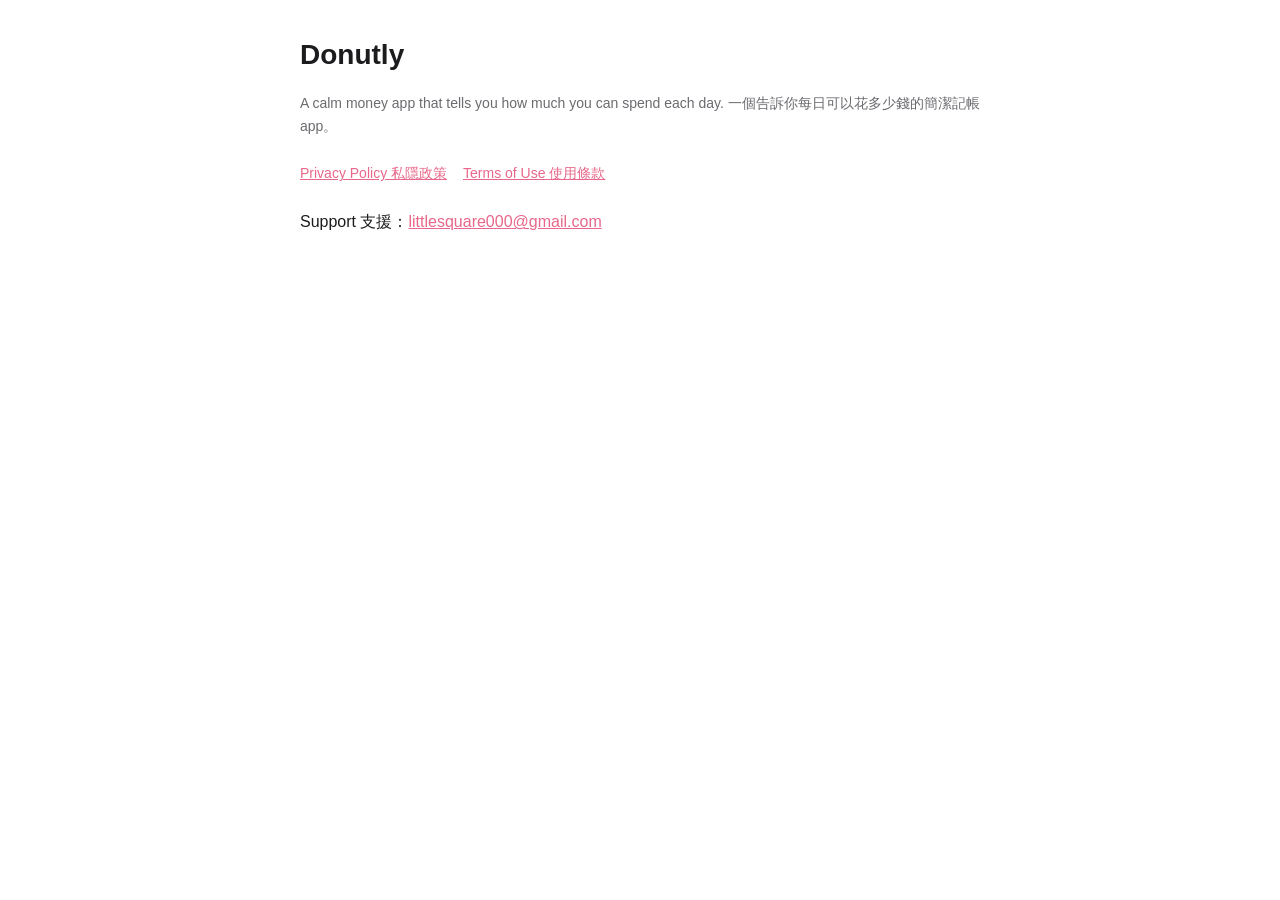
<file: index.html>
<!doctype html><html lang="en"><head><meta charset="utf-8"><meta name="viewport" content="width=device-width,initial-scale=1"><title>Donutly</title><link rel="stylesheet" href="style.css"></head><body><main>
<h1>Donutly</h1>
<p class="meta">A calm money app that tells you how much you can spend each day. 一個告訴你每日可以花多少錢的簡潔記帳 app。</p>
<nav><a href="privacy.html">Privacy Policy 私隱政策</a><a href="terms.html">Terms of Use 使用條款</a></nav>
<p>Support 支援：<a href="mailto:littlesquare000@gmail.com">littlesquare000@gmail.com</a></p>
</main></body></html>
</file>
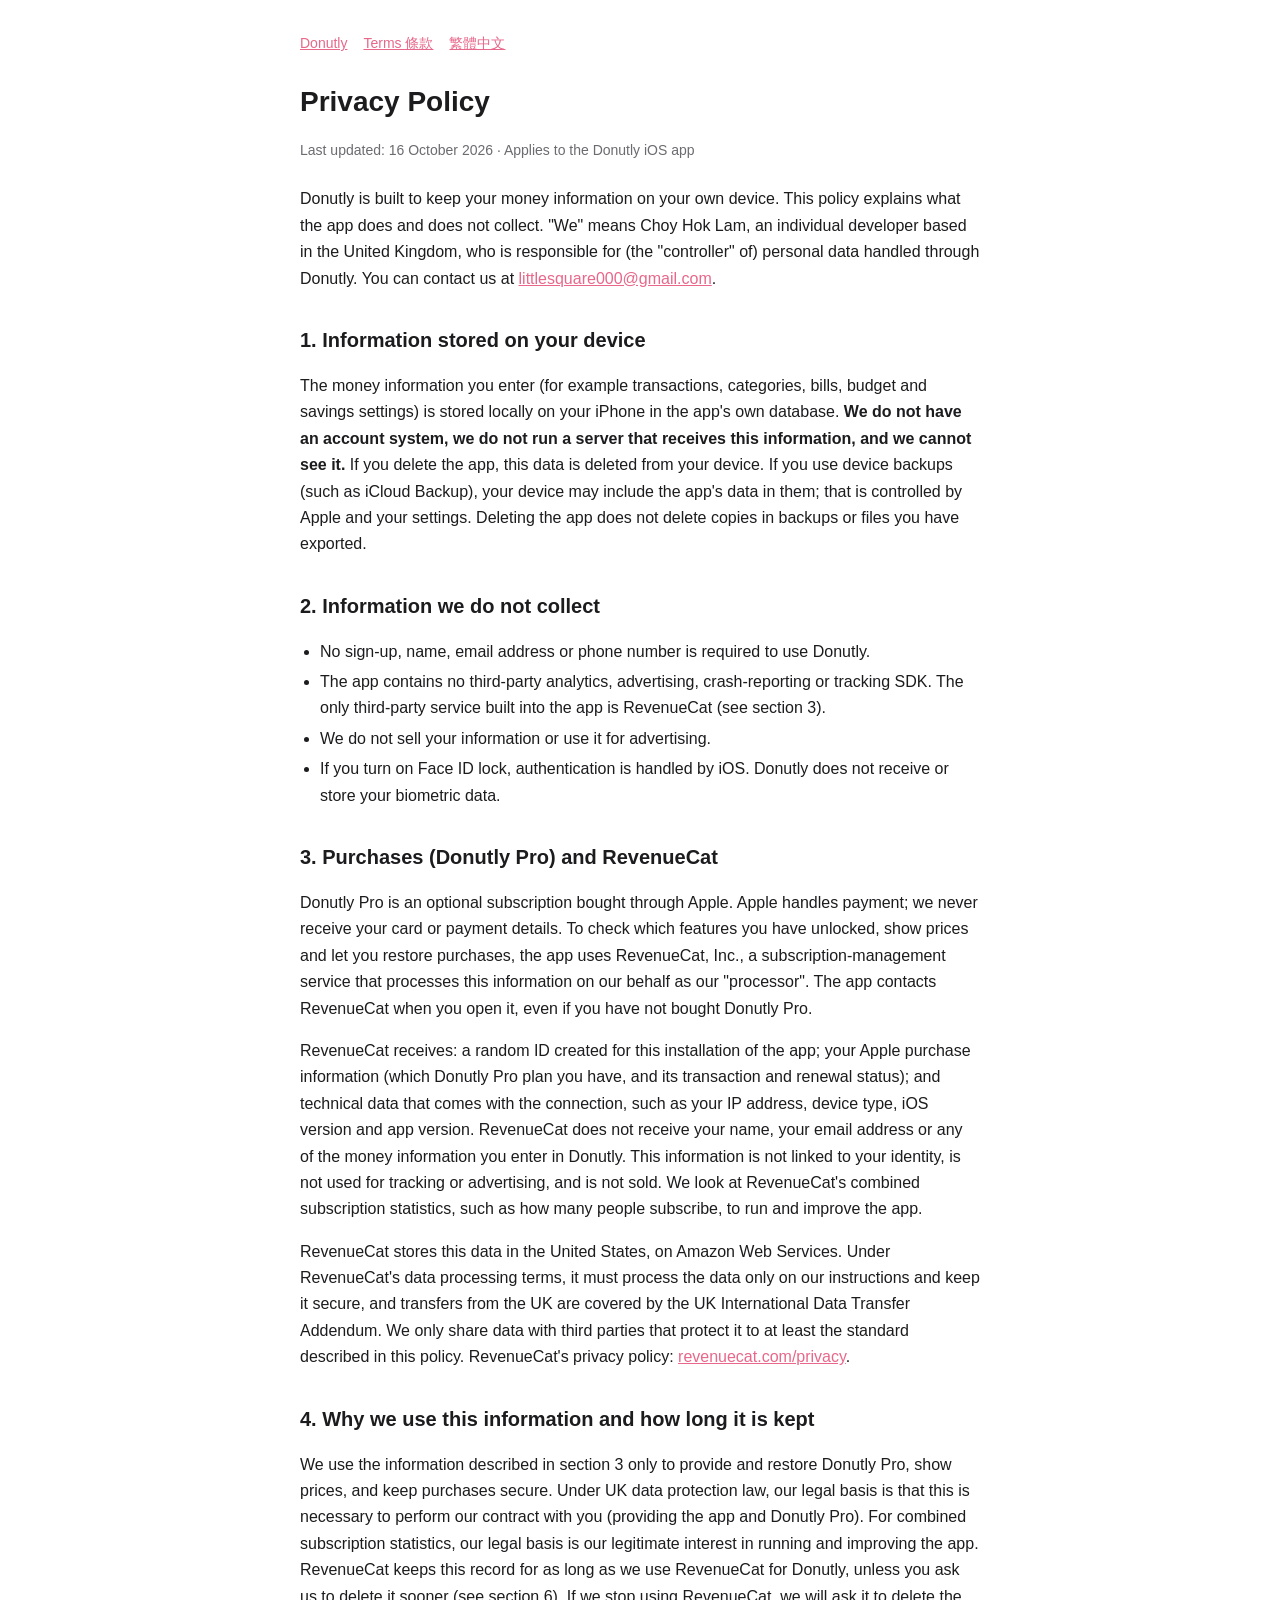
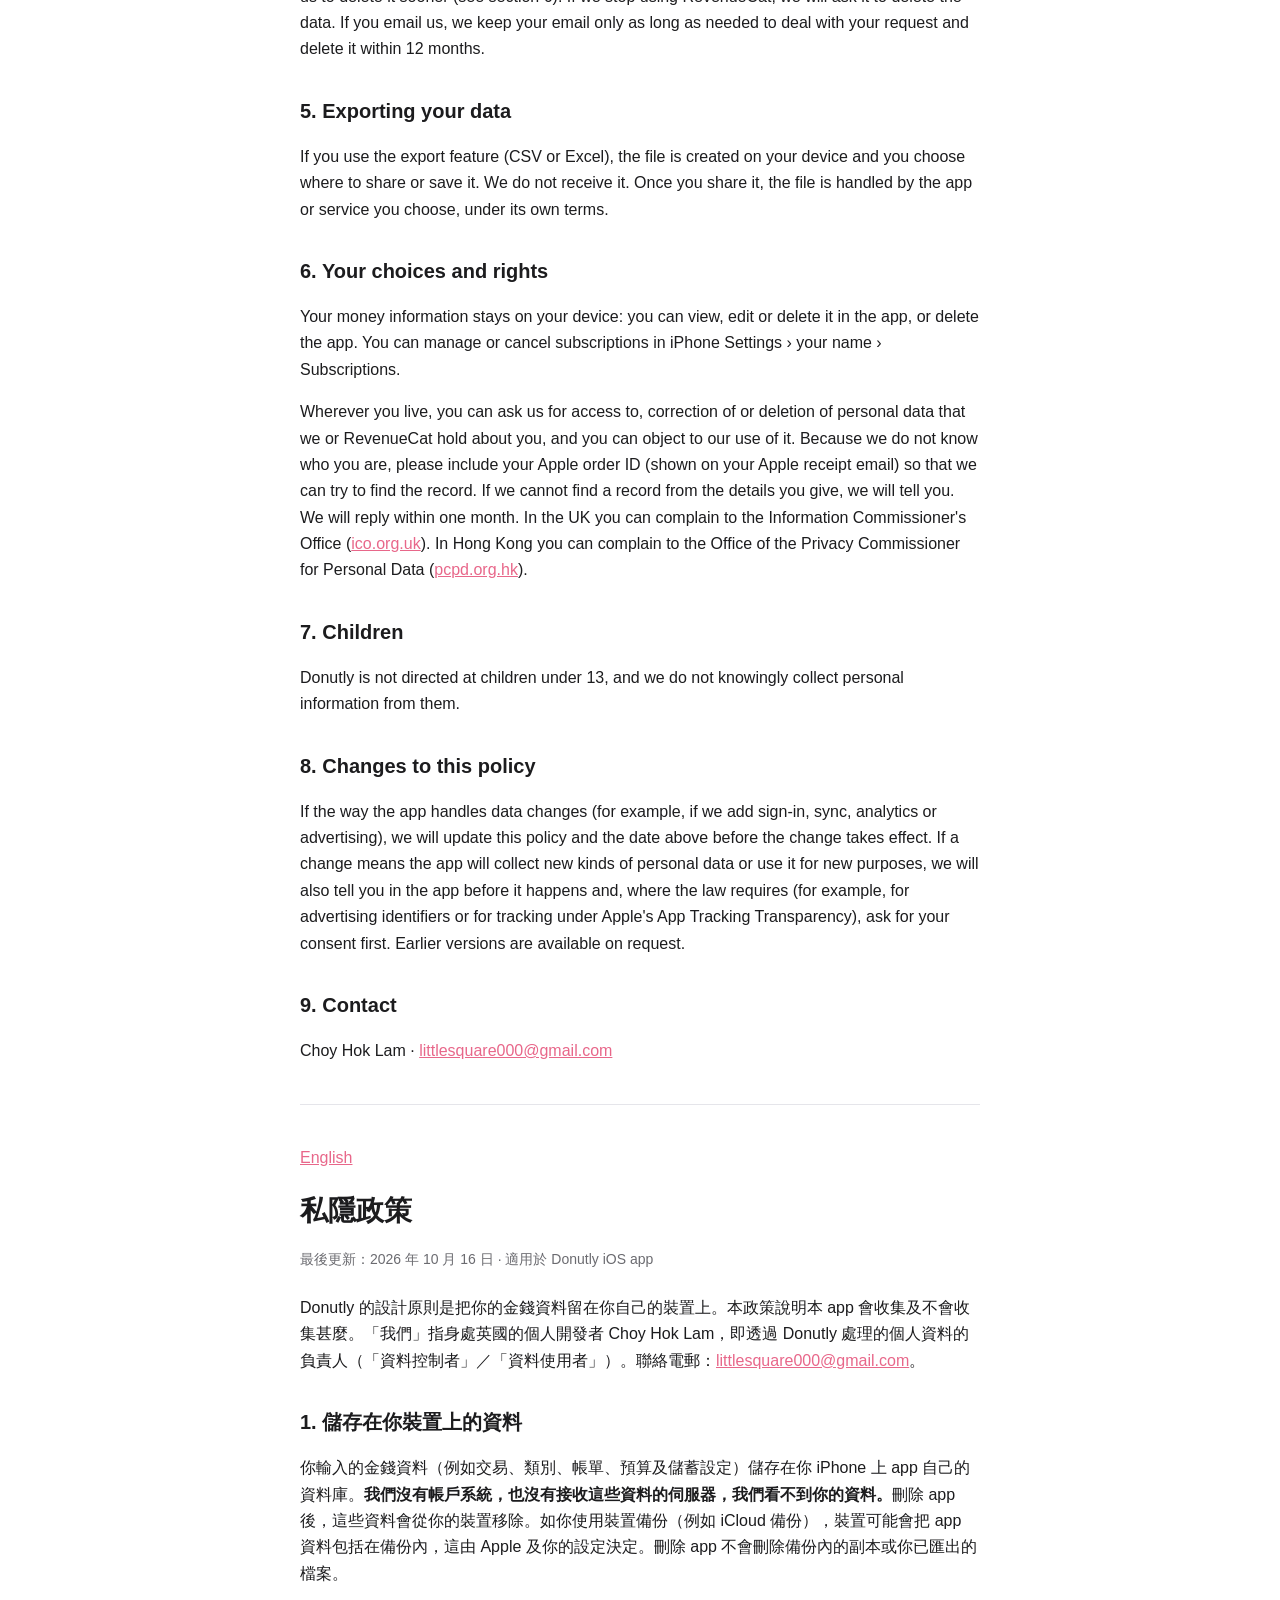
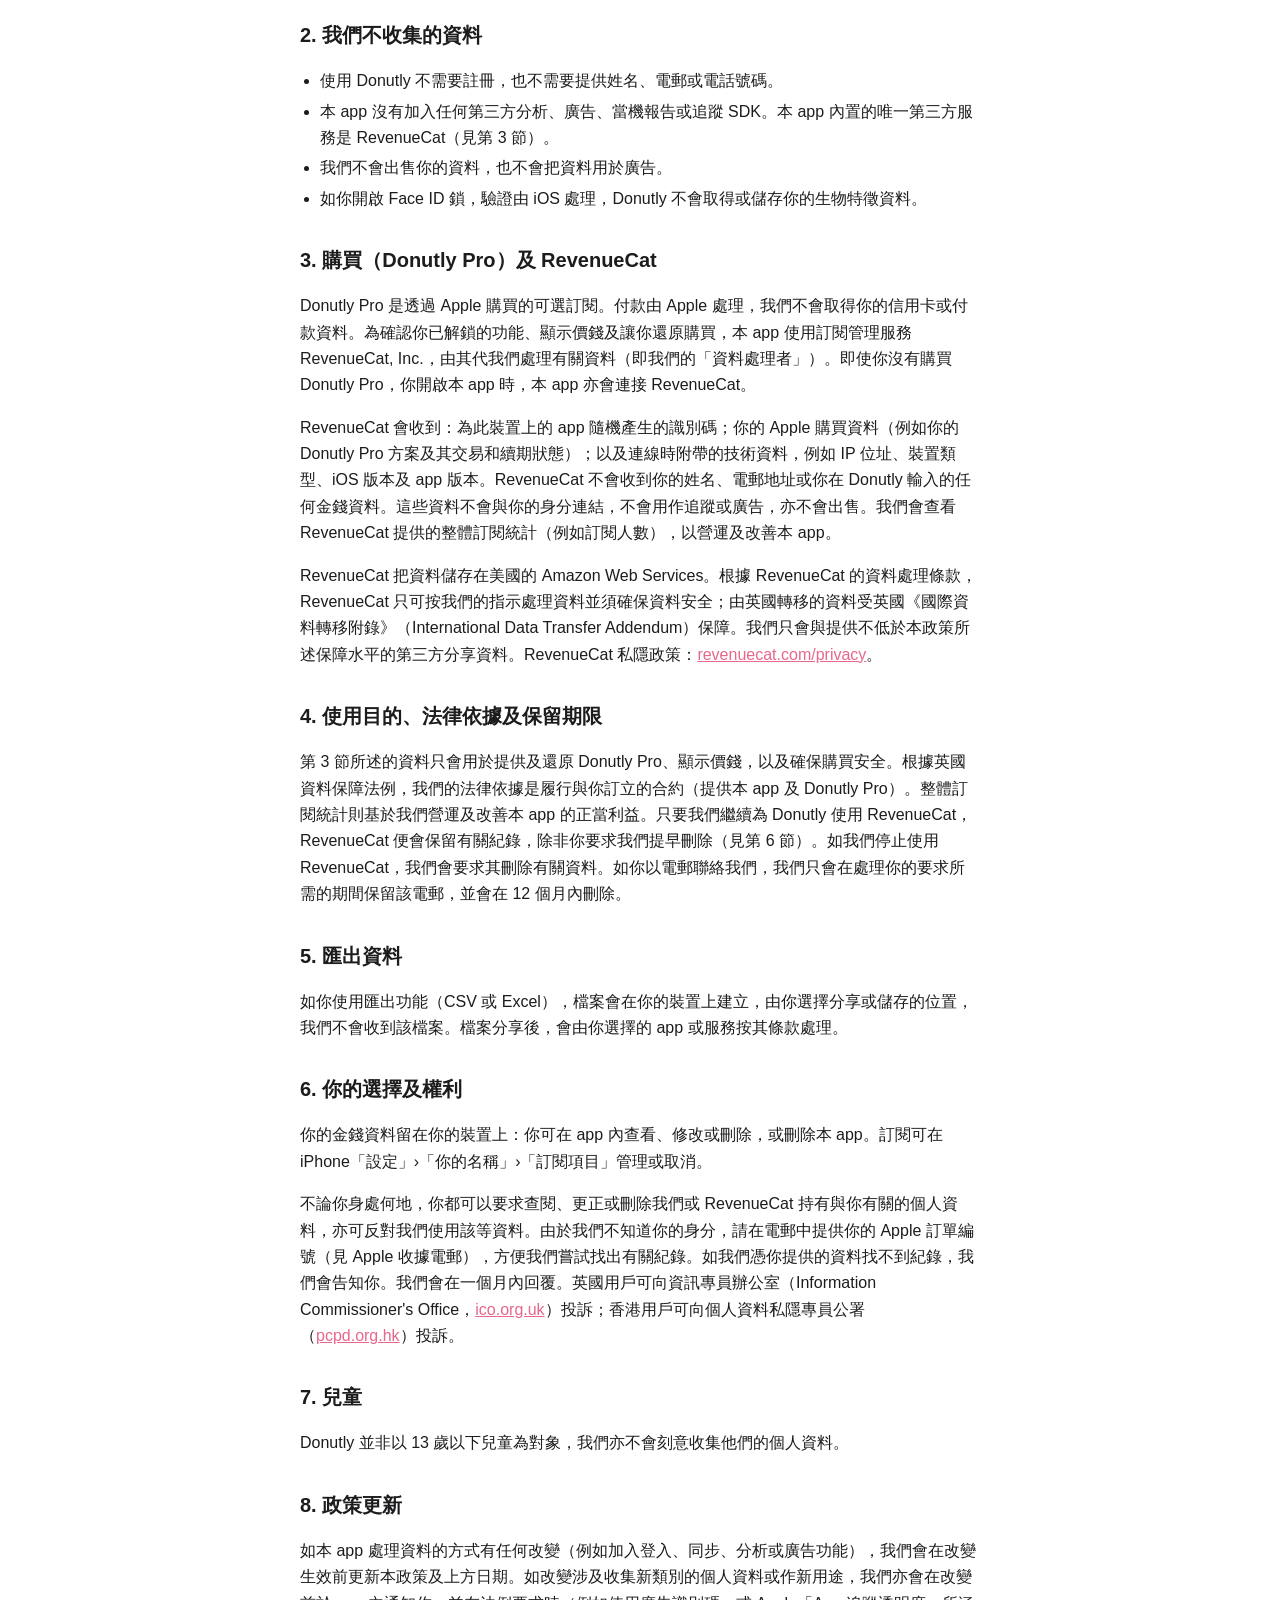
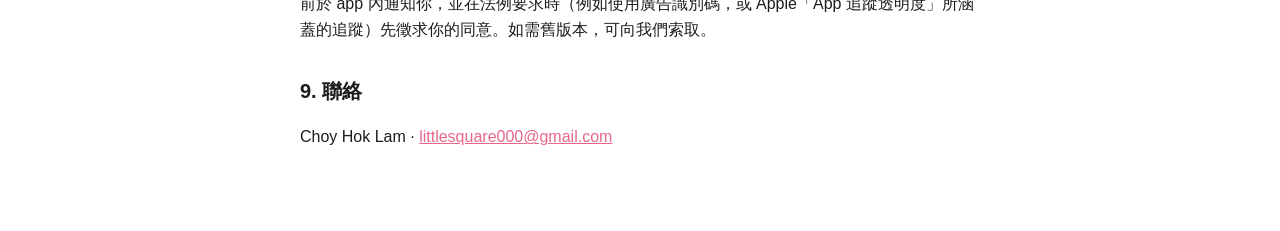
<file: privacy.html>
<!doctype html><html lang="en-GB"><head><meta charset="utf-8"><meta name="viewport" content="width=device-width,initial-scale=1"><title>Donutly Privacy Policy 私隱政策</title><link rel="stylesheet" href="style.css"></head><body><main>
<nav><a href="index.html">Donutly</a><a href="terms.html">Terms 條款</a><a href="#zh">繁體中文</a></nav>

<h1 id="top">Privacy Policy</h1>
<p class="meta">Last updated: 16 October 2026 · Applies to the Donutly iOS app</p>

<p>Donutly is built to keep your money information on your own device. This policy explains what the app does and does not collect. "We" means Choy Hok Lam, an individual developer based in the United Kingdom, who is responsible for (the "controller" of) personal data handled through Donutly. You can contact us at <a href="mailto:littlesquare000@gmail.com">littlesquare000@gmail.com</a>.</p>

<h2>1. Information stored on your device</h2>
<p>The money information you enter (for example transactions, categories, bills, budget and savings settings) is stored locally on your iPhone in the app's own database. <strong>We do not have an account system, we do not run a server that receives this information, and we cannot see it.</strong> If you delete the app, this data is deleted from your device. If you use device backups (such as iCloud Backup), your device may include the app's data in them; that is controlled by Apple and your settings. Deleting the app does not delete copies in backups or files you have exported.</p>

<h2>2. Information we do not collect</h2>
<ul>
<li>No sign-up, name, email address or phone number is required to use Donutly.</li>
<li>The app contains no third-party analytics, advertising, crash-reporting or tracking SDK. The only third-party service built into the app is RevenueCat (see section 3).</li>
<li>We do not sell your information or use it for advertising.</li>
<li>If you turn on Face ID lock, authentication is handled by iOS. Donutly does not receive or store your biometric data.</li>
</ul>

<h2>3. Purchases (Donutly Pro) and RevenueCat</h2>
<p>Donutly Pro is an optional subscription bought through Apple. Apple handles payment; we never receive your card or payment details. To check which features you have unlocked, show prices and let you restore purchases, the app uses RevenueCat, Inc., a subscription-management service that processes this information on our behalf as our "processor". The app contacts RevenueCat when you open it, even if you have not bought Donutly Pro.</p>
<p>RevenueCat receives: a random ID created for this installation of the app; your Apple purchase information (which Donutly Pro plan you have, and its transaction and renewal status); and technical data that comes with the connection, such as your IP address, device type, iOS version and app version. RevenueCat does not receive your name, your email address or any of the money information you enter in Donutly. This information is not linked to your identity, is not used for tracking or advertising, and is not sold. We look at RevenueCat's combined subscription statistics, such as how many people subscribe, to run and improve the app.</p>
<p>RevenueCat stores this data in the United States, on Amazon Web Services. Under RevenueCat's data processing terms, it must process the data only on our instructions and keep it secure, and transfers from the UK are covered by the UK International Data Transfer Addendum. We only share data with third parties that protect it to at least the standard described in this policy. RevenueCat's privacy policy: <a href="https://www.revenuecat.com/privacy">revenuecat.com/privacy</a>.</p>

<h2>4. Why we use this information and how long it is kept</h2>
<p>We use the information described in section 3 only to provide and restore Donutly Pro, show prices, and keep purchases secure. Under UK data protection law, our legal basis is that this is necessary to perform our contract with you (providing the app and Donutly Pro). For combined subscription statistics, our legal basis is our legitimate interest in running and improving the app. RevenueCat keeps this record for as long as we use RevenueCat for Donutly, unless you ask us to delete it sooner (see section 6). If we stop using RevenueCat, we will ask it to delete the data. If you email us, we keep your email only as long as needed to deal with your request and delete it within 12 months.</p>

<h2>5. Exporting your data</h2>
<p>If you use the export feature (CSV or Excel), the file is created on your device and you choose where to share or save it. We do not receive it. Once you share it, the file is handled by the app or service you choose, under its own terms.</p>

<h2>6. Your choices and rights</h2>
<p>Your money information stays on your device: you can view, edit or delete it in the app, or delete the app. You can manage or cancel subscriptions in iPhone Settings › your name › Subscriptions.</p>
<p>Wherever you live, you can ask us for access to, correction of or deletion of personal data that we or RevenueCat hold about you, and you can object to our use of it. Because we do not know who you are, please include your Apple order ID (shown on your Apple receipt email) so that we can try to find the record. If we cannot find a record from the details you give, we will tell you. We will reply within one month. In the UK you can complain to the Information Commissioner's Office (<a href="https://ico.org.uk">ico.org.uk</a>). In Hong Kong you can complain to the Office of the Privacy Commissioner for Personal Data (<a href="https://www.pcpd.org.hk">pcpd.org.hk</a>).</p>

<h2>7. Children</h2>
<p>Donutly is not directed at children under 13, and we do not knowingly collect personal information from them.</p>

<h2>8. Changes to this policy</h2>
<p>If the way the app handles data changes (for example, if we add sign-in, sync, analytics or advertising), we will update this policy and the date above before the change takes effect. If a change means the app will collect new kinds of personal data or use it for new purposes, we will also tell you in the app before it happens and, where the law requires (for example, for advertising identifiers or for tracking under Apple's App Tracking Transparency), ask for your consent first. Earlier versions are available on request.</p>

<h2>9. Contact</h2>
<p>Choy Hok Lam · <a href="mailto:littlesquare000@gmail.com">littlesquare000@gmail.com</a></p>

<hr>
<div id="zh" lang="zh-Hant-HK">
<p><a href="#top">English</a></p>
<h1>私隱政策</h1>
<p class="meta">最後更新：2026 年 10 月 16 日 · 適用於 Donutly iOS app</p>

<p>Donutly 的設計原則是把你的金錢資料留在你自己的裝置上。本政策說明本 app 會收集及不會收集甚麼。「我們」指身處英國的個人開發者 Choy Hok Lam，即透過 Donutly 處理的個人資料的負責人（「資料控制者」／「資料使用者」）。聯絡電郵：<a href="mailto:littlesquare000@gmail.com">littlesquare000@gmail.com</a>。</p>

<h2>1. 儲存在你裝置上的資料</h2>
<p>你輸入的金錢資料（例如交易、類別、帳單、預算及儲蓄設定）儲存在你 iPhone 上 app 自己的資料庫。<strong>我們沒有帳戶系統，也沒有接收這些資料的伺服器，我們看不到你的資料。</strong>刪除 app 後，這些資料會從你的裝置移除。如你使用裝置備份（例如 iCloud 備份），裝置可能會把 app 資料包括在備份內，這由 Apple 及你的設定決定。刪除 app 不會刪除備份內的副本或你已匯出的檔案。</p>

<h2>2. 我們不收集的資料</h2>
<ul>
<li>使用 Donutly 不需要註冊，也不需要提供姓名、電郵或電話號碼。</li>
<li>本 app 沒有加入任何第三方分析、廣告、當機報告或追蹤 SDK。本 app 內置的唯一第三方服務是 RevenueCat（見第 3 節）。</li>
<li>我們不會出售你的資料，也不會把資料用於廣告。</li>
<li>如你開啟 Face ID 鎖，驗證由 iOS 處理，Donutly 不會取得或儲存你的生物特徵資料。</li>
</ul>

<h2>3. 購買（Donutly Pro）及 RevenueCat</h2>
<p>Donutly Pro 是透過 Apple 購買的可選訂閱。付款由 Apple 處理，我們不會取得你的信用卡或付款資料。為確認你已解鎖的功能、顯示價錢及讓你還原購買，本 app 使用訂閱管理服務 RevenueCat, Inc.，由其代我們處理有關資料（即我們的「資料處理者」）。即使你沒有購買 Donutly Pro，你開啟本 app 時，本 app 亦會連接 RevenueCat。</p>
<p>RevenueCat 會收到：為此裝置上的 app 隨機產生的識別碼；你的 Apple 購買資料（例如你的 Donutly Pro 方案及其交易和續期狀態）；以及連線時附帶的技術資料，例如 IP 位址、裝置類型、iOS 版本及 app 版本。RevenueCat 不會收到你的姓名、電郵地址或你在 Donutly 輸入的任何金錢資料。這些資料不會與你的身分連結，不會用作追蹤或廣告，亦不會出售。我們會查看 RevenueCat 提供的整體訂閱統計（例如訂閱人數），以營運及改善本 app。</p>
<p>RevenueCat 把資料儲存在美國的 Amazon Web Services。根據 RevenueCat 的資料處理條款，RevenueCat 只可按我們的指示處理資料並須確保資料安全；由英國轉移的資料受英國《國際資料轉移附錄》（International Data Transfer Addendum）保障。我們只會與提供不低於本政策所述保障水平的第三方分享資料。RevenueCat 私隱政策：<a href="https://www.revenuecat.com/privacy">revenuecat.com/privacy</a>。</p>

<h2>4. 使用目的、法律依據及保留期限</h2>
<p>第 3 節所述的資料只會用於提供及還原 Donutly Pro、顯示價錢，以及確保購買安全。根據英國資料保障法例，我們的法律依據是履行與你訂立的合約（提供本 app 及 Donutly Pro）。整體訂閱統計則基於我們營運及改善本 app 的正當利益。只要我們繼續為 Donutly 使用 RevenueCat，RevenueCat 便會保留有關紀錄，除非你要求我們提早刪除（見第 6 節）。如我們停止使用 RevenueCat，我們會要求其刪除有關資料。如你以電郵聯絡我們，我們只會在處理你的要求所需的期間保留該電郵，並會在 12 個月內刪除。</p>

<h2>5. 匯出資料</h2>
<p>如你使用匯出功能（CSV 或 Excel），檔案會在你的裝置上建立，由你選擇分享或儲存的位置，我們不會收到該檔案。檔案分享後，會由你選擇的 app 或服務按其條款處理。</p>

<h2>6. 你的選擇及權利</h2>
<p>你的金錢資料留在你的裝置上：你可在 app 內查看、修改或刪除，或刪除本 app。訂閱可在 iPhone「設定」›「你的名稱」›「訂閱項目」管理或取消。</p>
<p>不論你身處何地，你都可以要求查閱、更正或刪除我們或 RevenueCat 持有與你有關的個人資料，亦可反對我們使用該等資料。由於我們不知道你的身分，請在電郵中提供你的 Apple 訂單編號（見 Apple 收據電郵），方便我們嘗試找出有關紀錄。如我們憑你提供的資料找不到紀錄，我們會告知你。我們會在一個月內回覆。英國用戶可向資訊專員辦公室（Information Commissioner's Office，<a href="https://ico.org.uk">ico.org.uk</a>）投訴；香港用戶可向個人資料私隱專員公署（<a href="https://www.pcpd.org.hk">pcpd.org.hk</a>）投訴。</p>

<h2>7. 兒童</h2>
<p>Donutly 並非以 13 歲以下兒童為對象，我們亦不會刻意收集他們的個人資料。</p>

<h2>8. 政策更新</h2>
<p>如本 app 處理資料的方式有任何改變（例如加入登入、同步、分析或廣告功能），我們會在改變生效前更新本政策及上方日期。如改變涉及收集新類別的個人資料或作新用途，我們亦會在改變前於 app 內通知你，並在法例要求時（例如使用廣告識別碼，或 Apple「App 追蹤透明度」所涵蓋的追蹤）先徵求你的同意。如需舊版本，可向我們索取。</p>

<h2>9. 聯絡</h2>
<p>Choy Hok Lam · <a href="mailto:littlesquare000@gmail.com">littlesquare000@gmail.com</a></p>
</div>
</main></body></html>
</file>
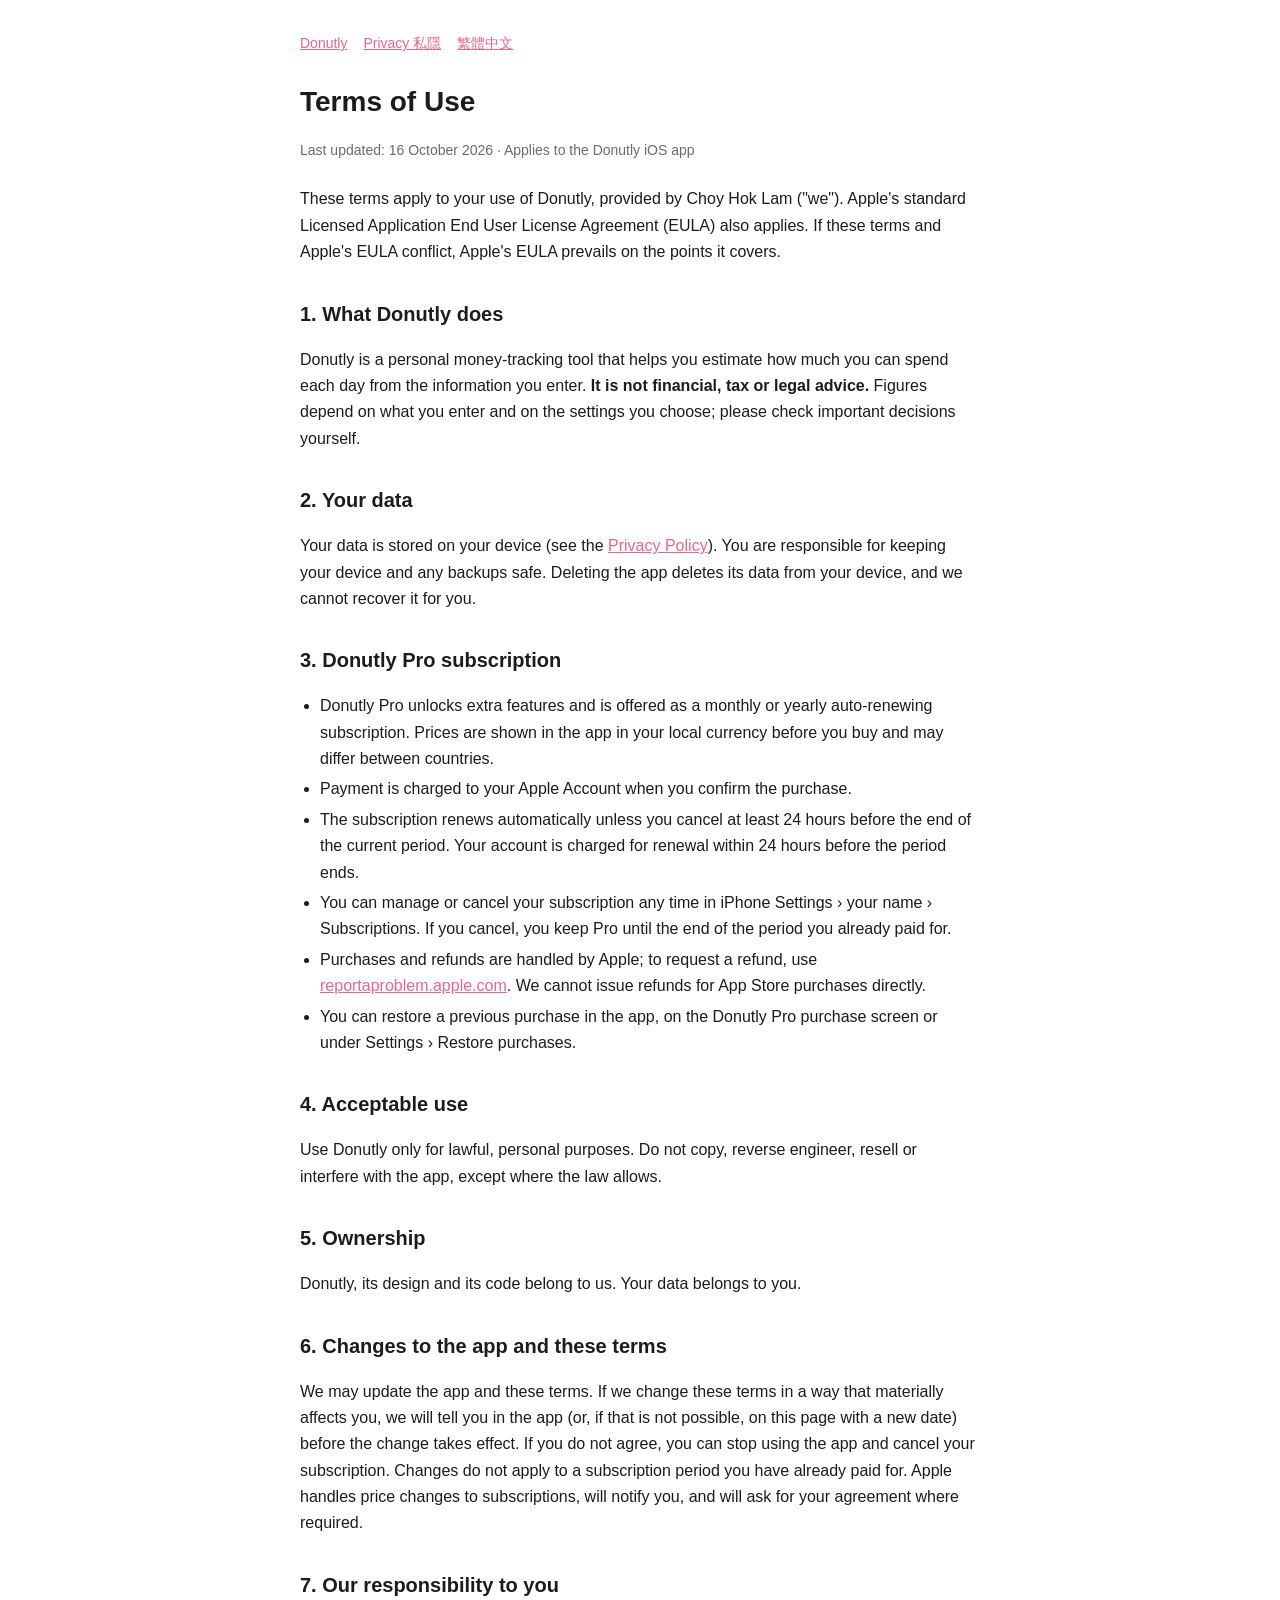
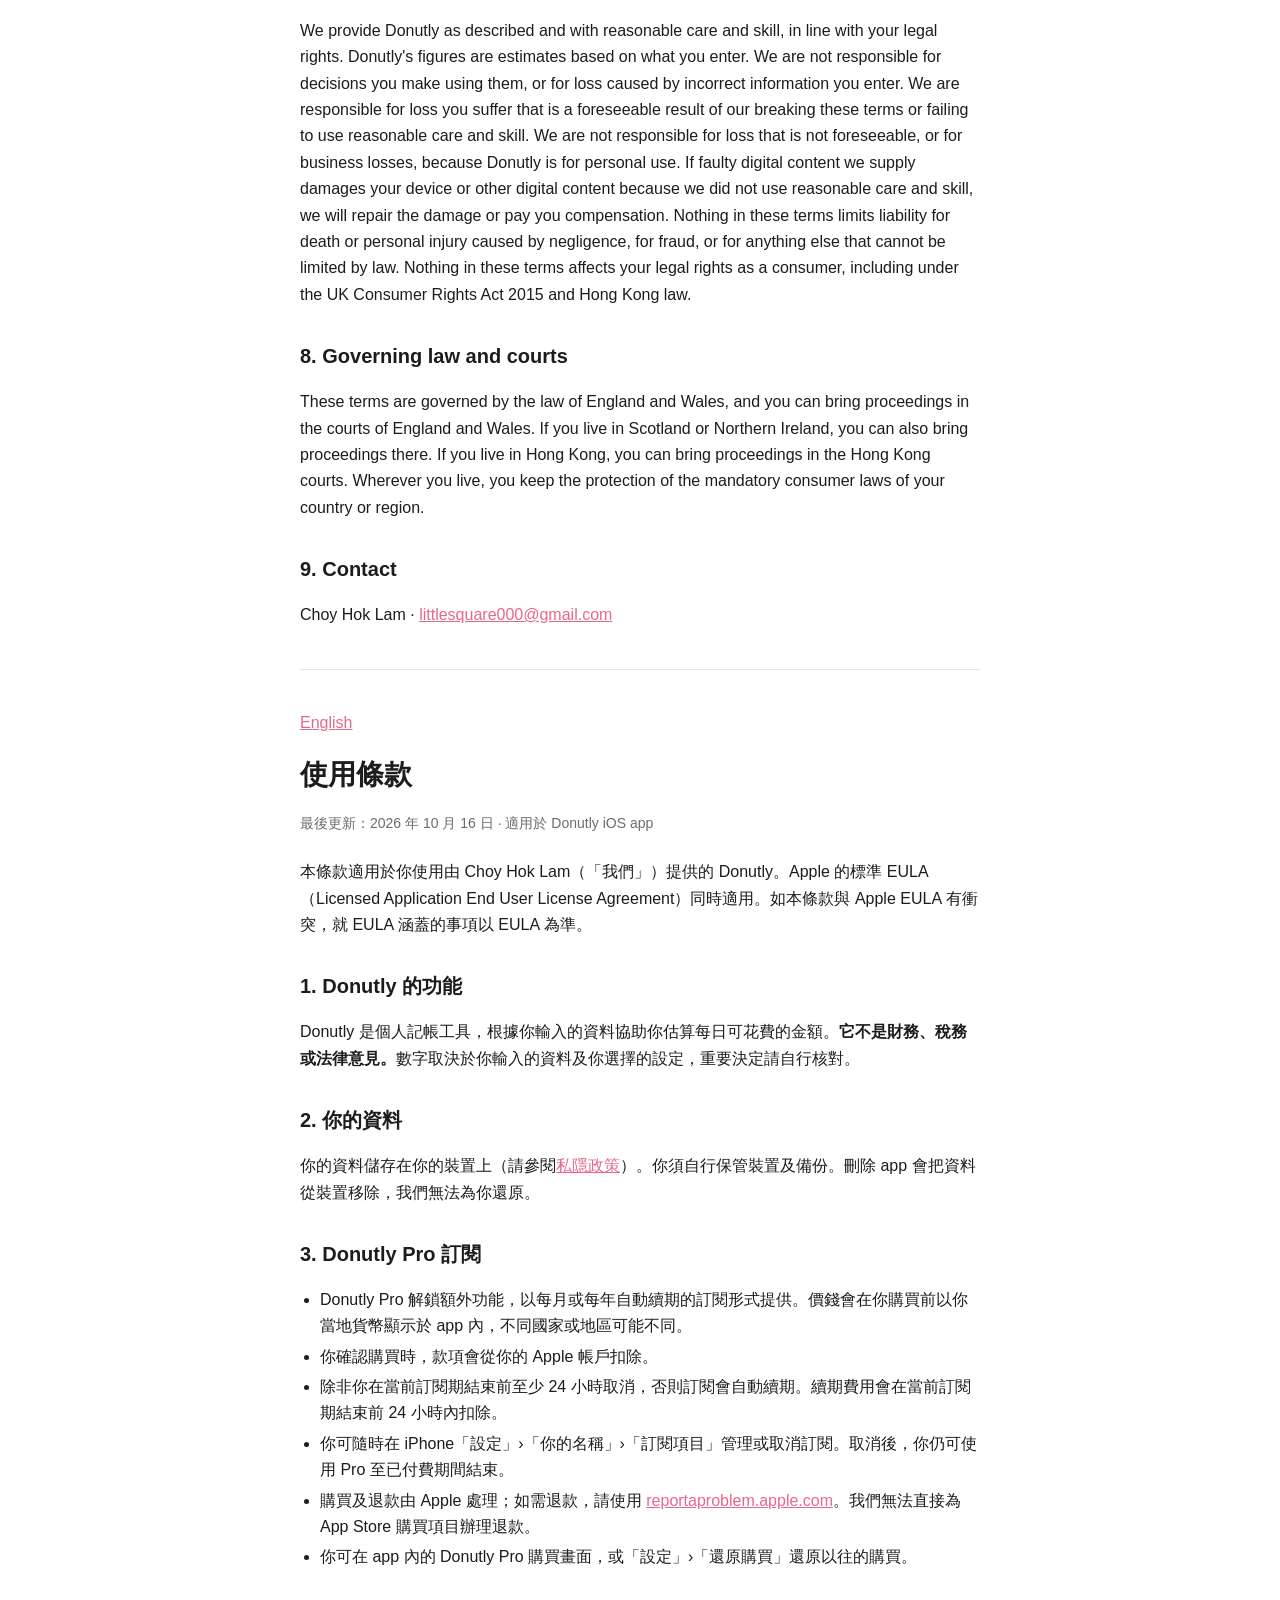
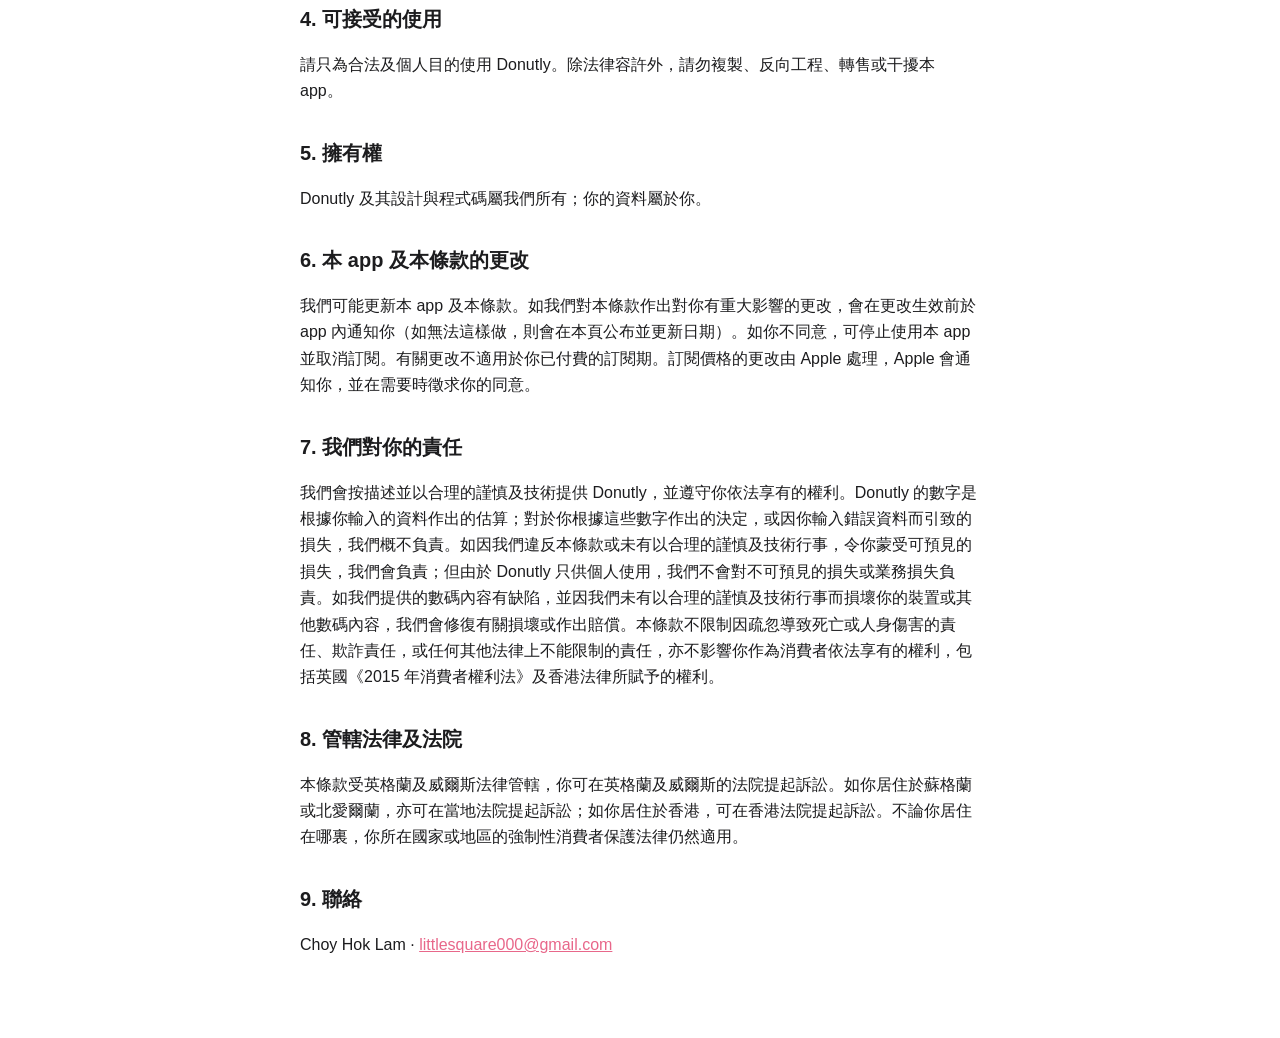
<file: terms.html>
<!doctype html><html lang="en-GB"><head><meta charset="utf-8"><meta name="viewport" content="width=device-width,initial-scale=1"><title>Donutly Terms of Use 使用條款</title><link rel="stylesheet" href="style.css"></head><body><main>
<nav><a href="index.html">Donutly</a><a href="privacy.html">Privacy 私隱</a><a href="#zh">繁體中文</a></nav>

<h1 id="top">Terms of Use</h1>
<p class="meta">Last updated: 16 October 2026 · Applies to the Donutly iOS app</p>

<p>These terms apply to your use of Donutly, provided by Choy Hok Lam ("we"). Apple's standard Licensed Application End User License Agreement (EULA) also applies. If these terms and Apple's EULA conflict, Apple's EULA prevails on the points it covers.</p>

<h2>1. What Donutly does</h2>
<p>Donutly is a personal money-tracking tool that helps you estimate how much you can spend each day from the information you enter. <strong>It is not financial, tax or legal advice.</strong> Figures depend on what you enter and on the settings you choose; please check important decisions yourself.</p>

<h2>2. Your data</h2>
<p>Your data is stored on your device (see the <a href="privacy.html">Privacy Policy</a>). You are responsible for keeping your device and any backups safe. Deleting the app deletes its data from your device, and we cannot recover it for you.</p>

<h2>3. Donutly Pro subscription</h2>
<ul>
<li>Donutly Pro unlocks extra features and is offered as a monthly or yearly auto-renewing subscription. Prices are shown in the app in your local currency before you buy and may differ between countries.</li>
<li>Payment is charged to your Apple Account when you confirm the purchase.</li>
<li>The subscription renews automatically unless you cancel at least 24 hours before the end of the current period. Your account is charged for renewal within 24 hours before the period ends.</li>
<li>You can manage or cancel your subscription any time in iPhone Settings › your name › Subscriptions. If you cancel, you keep Pro until the end of the period you already paid for.</li>
<li>Purchases and refunds are handled by Apple; to request a refund, use <a href="https://reportaproblem.apple.com">reportaproblem.apple.com</a>. We cannot issue refunds for App Store purchases directly.</li>
<li>You can restore a previous purchase in the app, on the Donutly Pro purchase screen or under Settings › Restore purchases.</li>
</ul>

<h2>4. Acceptable use</h2>
<p>Use Donutly only for lawful, personal purposes. Do not copy, reverse engineer, resell or interfere with the app, except where the law allows.</p>

<h2>5. Ownership</h2>
<p>Donutly, its design and its code belong to us. Your data belongs to you.</p>

<h2>6. Changes to the app and these terms</h2>
<p>We may update the app and these terms. If we change these terms in a way that materially affects you, we will tell you in the app (or, if that is not possible, on this page with a new date) before the change takes effect. If you do not agree, you can stop using the app and cancel your subscription. Changes do not apply to a subscription period you have already paid for. Apple handles price changes to subscriptions, will notify you, and will ask for your agreement where required.</p>

<h2>7. Our responsibility to you</h2>
<p>We provide Donutly as described and with reasonable care and skill, in line with your legal rights. Donutly's figures are estimates based on what you enter. We are not responsible for decisions you make using them, or for loss caused by incorrect information you enter. We are responsible for loss you suffer that is a foreseeable result of our breaking these terms or failing to use reasonable care and skill. We are not responsible for loss that is not foreseeable, or for business losses, because Donutly is for personal use. If faulty digital content we supply damages your device or other digital content because we did not use reasonable care and skill, we will repair the damage or pay you compensation. Nothing in these terms limits liability for death or personal injury caused by negligence, for fraud, or for anything else that cannot be limited by law. Nothing in these terms affects your legal rights as a consumer, including under the UK Consumer Rights Act 2015 and Hong Kong law.</p>

<h2>8. Governing law and courts</h2>
<p>These terms are governed by the law of England and Wales, and you can bring proceedings in the courts of England and Wales. If you live in Scotland or Northern Ireland, you can also bring proceedings there. If you live in Hong Kong, you can bring proceedings in the Hong Kong courts. Wherever you live, you keep the protection of the mandatory consumer laws of your country or region.</p>

<h2>9. Contact</h2>
<p>Choy Hok Lam · <a href="mailto:littlesquare000@gmail.com">littlesquare000@gmail.com</a></p>

<hr>
<div id="zh" lang="zh-Hant-HK">
<p><a href="#top">English</a></p>
<h1>使用條款</h1>
<p class="meta">最後更新：2026 年 10 月 16 日 · 適用於 Donutly iOS app</p>

<p>本條款適用於你使用由 Choy Hok Lam（「我們」）提供的 Donutly。Apple 的標準 EULA（Licensed Application End User License Agreement）同時適用。如本條款與 Apple EULA 有衝突，就 EULA 涵蓋的事項以 EULA 為準。</p>

<h2>1. Donutly 的功能</h2>
<p>Donutly 是個人記帳工具，根據你輸入的資料協助你估算每日可花費的金額。<strong>它不是財務、稅務或法律意見。</strong>數字取決於你輸入的資料及你選擇的設定，重要決定請自行核對。</p>

<h2>2. 你的資料</h2>
<p>你的資料儲存在你的裝置上（請參閱<a href="privacy.html">私隱政策</a>）。你須自行保管裝置及備份。刪除 app 會把資料從裝置移除，我們無法為你還原。</p>

<h2>3. Donutly Pro 訂閱</h2>
<ul>
<li>Donutly Pro 解鎖額外功能，以每月或每年自動續期的訂閱形式提供。價錢會在你購買前以你當地貨幣顯示於 app 內，不同國家或地區可能不同。</li>
<li>你確認購買時，款項會從你的 Apple 帳戶扣除。</li>
<li>除非你在當前訂閱期結束前至少 24 小時取消，否則訂閱會自動續期。續期費用會在當前訂閱期結束前 24 小時內扣除。</li>
<li>你可隨時在 iPhone「設定」›「你的名稱」›「訂閱項目」管理或取消訂閱。取消後，你仍可使用 Pro 至已付費期間結束。</li>
<li>購買及退款由 Apple 處理；如需退款，請使用 <a href="https://reportaproblem.apple.com">reportaproblem.apple.com</a>。我們無法直接為 App Store 購買項目辦理退款。</li>
<li>你可在 app 內的 Donutly Pro 購買畫面，或「設定」›「還原購買」還原以往的購買。</li>
</ul>

<h2>4. 可接受的使用</h2>
<p>請只為合法及個人目的使用 Donutly。除法律容許外，請勿複製、反向工程、轉售或干擾本 app。</p>

<h2>5. 擁有權</h2>
<p>Donutly 及其設計與程式碼屬我們所有；你的資料屬於你。</p>

<h2>6. 本 app 及本條款的更改</h2>
<p>我們可能更新本 app 及本條款。如我們對本條款作出對你有重大影響的更改，會在更改生效前於 app 內通知你（如無法這樣做，則會在本頁公布並更新日期）。如你不同意，可停止使用本 app 並取消訂閱。有關更改不適用於你已付費的訂閱期。訂閱價格的更改由 Apple 處理，Apple 會通知你，並在需要時徵求你的同意。</p>

<h2>7. 我們對你的責任</h2>
<p>我們會按描述並以合理的謹慎及技術提供 Donutly，並遵守你依法享有的權利。Donutly 的數字是根據你輸入的資料作出的估算；對於你根據這些數字作出的決定，或因你輸入錯誤資料而引致的損失，我們概不負責。如因我們違反本條款或未有以合理的謹慎及技術行事，令你蒙受可預見的損失，我們會負責；但由於 Donutly 只供個人使用，我們不會對不可預見的損失或業務損失負責。如我們提供的數碼內容有缺陷，並因我們未有以合理的謹慎及技術行事而損壞你的裝置或其他數碼內容，我們會修復有關損壞或作出賠償。本條款不限制因疏忽導致死亡或人身傷害的責任、欺詐責任，或任何其他法律上不能限制的責任，亦不影響你作為消費者依法享有的權利，包括英國《2015 年消費者權利法》及香港法律所賦予的權利。</p>

<h2>8. 管轄法律及法院</h2>
<p>本條款受英格蘭及威爾斯法律管轄，你可在英格蘭及威爾斯的法院提起訴訟。如你居住於蘇格蘭或北愛爾蘭，亦可在當地法院提起訴訟；如你居住於香港，可在香港法院提起訴訟。不論你居住在哪裏，你所在國家或地區的強制性消費者保護法律仍然適用。</p>

<h2>9. 聯絡</h2>
<p>Choy Hok Lam · <a href="mailto:littlesquare000@gmail.com">littlesquare000@gmail.com</a></p>
</div>
</main></body></html>
</file>
<file: style.css>
:root{--bg:#fff;--fg:#1c1c1e;--muted:#6b6b70;--accent:#e8678a;--line:#e5e5ea}
@media (prefers-color-scheme:dark){:root{--bg:#000;--fg:#f2f2f7;--muted:#98989f;--accent:#f07a9b;--line:#2c2c2e}}
*{box-sizing:border-box}
body{margin:0;background:var(--bg);color:var(--fg);font:16px/1.65 -apple-system,BlinkMacSystemFont,"Segoe UI","PingFang TC","Noto Sans TC",sans-serif}
main{max-width:720px;margin:0 auto;padding:32px 20px 64px}
h1{font-size:28px;margin:0 0 4px}h2{font-size:20px;margin:32px 0 8px}h3{font-size:16px;margin:20px 0 4px}
.meta{color:var(--muted);font-size:14px;margin-bottom:24px}
a{color:var(--accent)}
hr{border:0;border-top:1px solid var(--line);margin:40px 0}
nav{margin-bottom:24px;font-size:14px}nav a{margin-right:16px}
ul{padding-left:20px}li{margin:4px 0}
.note{background:var(--line);border-radius:10px;padding:12px 14px;font-size:14px}
</file>
